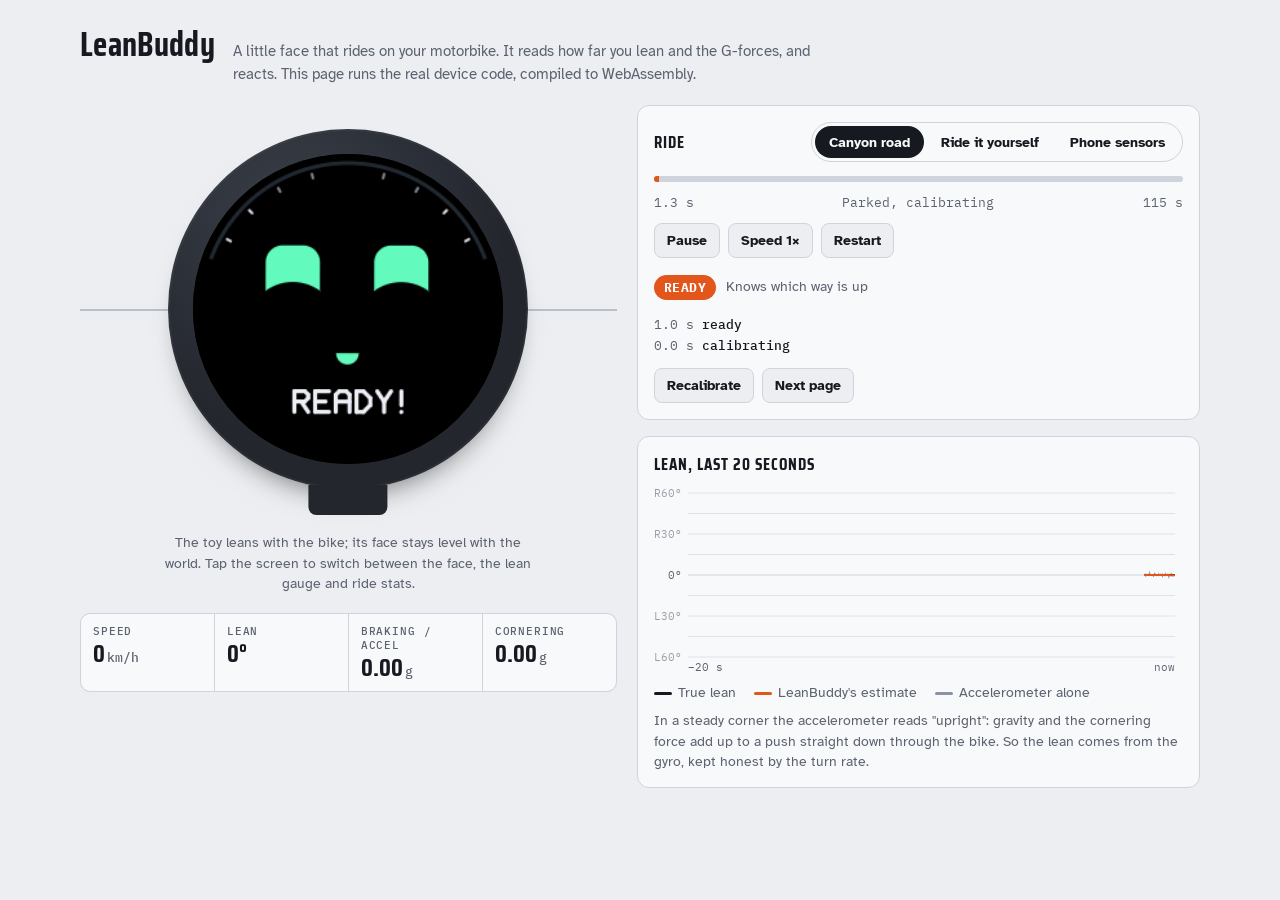
<file: leanbuddy/sim/index.html>
<!doctype html>
<html lang="en">
<head>
<meta charset="utf-8">
<meta name="viewport" content="width=device-width, initial-scale=1, viewport-fit=cover">
<title>LeanBuddy Simulator</title>
<meta name="claude:viewport-fit-sides" content="cover">
<link rel="preconnect" href="https://fonts.googleapis.com">
<link rel="preconnect" href="https://fonts.gstatic.com" crossorigin>
<link rel="stylesheet" href="https://fonts.googleapis.com/css2?family=Saira+Condensed:wght@500;700&family=Atkinson+Hyperlegible:wght@400;700&family=IBM+Plex+Mono:wght@400;500&display=swap">
<style>
/* Layout: a workbench. The toy sits on the left, leaning with the bike while its face
   stays level; controls and the telemetry trace sit on the right. */
:root {
  --bg: #eceef1;          /* garage-floor concrete */
  --panel: #f8f9fa;
  --ink: #16191f;
  --muted: #5b6270;
  --line: #cfd4dc;
  --accent: #e2551b;      /* knee-slider orange */
  --truth: #16191f;
  --estimate: #e2551b;
  --naive: #8a93a3;
  --bezel: #23262d;
  --bezel-hi: #3a3f49;
  --horizon: #b8c0cc;
  --display: "Saira Condensed", "Arial Narrow", system-ui, sans-serif;
  --body: "Atkinson Hyperlegible", system-ui, -apple-system, "Segoe UI", sans-serif;
  --mono: "IBM Plex Mono", ui-monospace, "SFMono-Regular", Menlo, monospace;
}
@media (prefers-color-scheme: dark) {
  :root:not([data-theme="light"]) {
    --bg: #111318; --panel: #181b22; --ink: #e8ebf0; --muted: #98a0ae; --line: #2a2f39;
    --accent: #ff7a3d; --truth: #e8ebf0; --estimate: #ff7a3d; --naive: #6c7586;
    --bezel: #2b2f38; --bezel-hi: #454b57; --horizon: #3a414d; color-scheme: dark;
  }
}
:root[data-theme="dark"] {
  --bg: #111318; --panel: #181b22; --ink: #e8ebf0; --muted: #98a0ae; --line: #2a2f39;
  --accent: #ff7a3d; --truth: #e8ebf0; --estimate: #ff7a3d; --naive: #6c7586;
  --bezel: #2b2f38; --bezel-hi: #454b57; --horizon: #3a414d; color-scheme: dark;
}
* { box-sizing: border-box; }
[hidden] { display: none !important; }
.stack { display: grid; gap: 12px; min-width: 0; }
body {
  background: var(--bg); color: var(--ink); font-family: var(--body); font-size: 15px; line-height: 1.5;
  padding-left: max(16px, env(safe-area-inset-left, 0px));
  padding-right: max(16px, env(safe-area-inset-right, 0px));
  padding-block: 20px 40px;
}
.wrap { max-width: 1120px; margin: 0 auto; display: grid; gap: 20px; }
header { display: flex; flex-wrap: wrap; align-items: baseline; gap: 6px 18px; }
h1 { font-family: var(--display); font-weight: 700; font-size: 2.1rem; letter-spacing: .01em; margin: 0; line-height: 1; text-wrap: balance; }
header p { margin: 0; color: var(--muted); max-width: 62ch; }
.main { display: grid; grid-template-columns: minmax(0, 1fr) minmax(0, 1.05fr); gap: 20px; align-items: start; }
@media (max-width: 860px) { .main { grid-template-columns: minmax(0, 1fr); } }

/* the toy */
.stage { position: relative; display: grid; justify-items: center; padding: 24px 0 18px; min-width: 0; overflow: hidden; }
.device-wrap { position: relative; width: min(68vw, 360px); max-width: 100%; aspect-ratio: 1; margin-bottom: 26px; }
.horizon { position: absolute; left: -200px; right: -200px; top: 50%; height: 2px; background: var(--horizon); }
.horizon span { position: absolute; right: 200px; top: 6px; font: 500 11px var(--mono); color: var(--muted); letter-spacing: .08em; text-transform: uppercase; }
.device { position: absolute; inset: 0; will-change: transform; }
.device .bezel { position: absolute; inset: 0; border-radius: 50%;
  background: radial-gradient(circle at 35% 25%, var(--bezel-hi), var(--bezel) 60%);
  box-shadow: 0 18px 30px -18px rgba(0,0,0,.6), inset 0 0 0 2px rgba(255,255,255,.04); }
.device canvas { position: absolute; inset: 7%; width: 86%; height: 86%; border-radius: 50%; background: #000; cursor: pointer; }
.device .mount { position: absolute; left: 50%; bottom: -26px; width: 22%; height: 30px; transform: translateX(-50%);
  background: var(--bezel); border-radius: 0 0 8px 8px; }
.stage-caption { margin: 18px 0 0; color: var(--muted); font-size: .86rem; text-align: center; max-width: 42ch; }
.readouts { display: grid; grid-template-columns: repeat(4, minmax(0, 1fr)); gap: 1px; background: var(--line); border: 1px solid var(--line); border-radius: 10px; overflow: hidden; width: 100%; margin-top: 18px; }
.readouts div { background: var(--panel); padding: 10px 12px; min-width: 0; }
.readouts dt { font: 500 10.5px var(--mono); letter-spacing: .08em; text-transform: uppercase; color: var(--muted); }
.readouts dd { margin: 2px 0 0; font: 700 1.55rem/1.1 var(--display); font-variant-numeric: tabular-nums; white-space: nowrap; }
.readouts dd small { font: 500 .8rem var(--mono); color: var(--muted); margin-left: 2px; }
@media (max-width: 460px) { .readouts { grid-template-columns: repeat(2, minmax(0, 1fr)); } }

/* controls */
.panel { background: var(--panel); border: 1px solid var(--line); border-radius: 12px; padding: 16px; display: grid; gap: 14px; min-width: 0; }
.panel h2 { font: 700 1.05rem var(--display); letter-spacing: .06em; text-transform: uppercase; margin: 0; }
.seg { display: inline-flex; border: 1px solid var(--line); border-radius: 999px; padding: 3px; gap: 3px; flex-wrap: wrap; }
.seg button { border: 0; background: transparent; color: var(--ink); font: 700 .9rem var(--body); padding: 7px 14px; border-radius: 999px; cursor: pointer; }
.seg button[aria-pressed="true"] { background: var(--ink); color: var(--panel); }
.row { display: flex; flex-wrap: wrap; gap: 8px; align-items: center; }
.btn { border: 1px solid var(--line); background: var(--bg); color: var(--ink); font: 700 .88rem var(--body); padding: 8px 12px; border-radius: 8px; cursor: pointer; touch-action: manipulation; user-select: none; }
.btn:active, .btn.held { background: var(--accent); border-color: var(--accent); color: #fff; }
button:focus-visible, input:focus-visible { outline: 2px solid var(--accent); outline-offset: 2px; }
.progress { height: 6px; border-radius: 3px; background: var(--line); overflow: hidden; }
.progress i { display: block; height: 100%; width: 0; background: var(--accent); }
.meta { display: flex; justify-content: space-between; gap: 10px; font: 400 .8rem var(--mono); color: var(--muted); font-variant-numeric: tabular-nums; }
label.slider { display: grid; grid-template-columns: 76px minmax(0, 1fr) 54px; align-items: center; gap: 10px; font-size: .9rem; }
label.slider output { font: 500 .85rem var(--mono); text-align: right; font-variant-numeric: tabular-nums; }
input[type=range] { width: 100%; accent-color: var(--accent); }
.keys { font: 400 .8rem var(--mono); color: var(--muted); }
kbd { font: 500 .78rem var(--mono); border: 1px solid var(--line); border-bottom-width: 2px; border-radius: 4px; padding: 0 5px; background: var(--bg); color: var(--ink); }
.note { font-size: .85rem; color: var(--muted); margin: 0; }
.event { display: flex; align-items: center; gap: 10px; min-height: 30px; }
.chip { font: 700 .82rem var(--mono); letter-spacing: .04em; text-transform: uppercase; padding: 4px 10px; border-radius: 999px; background: var(--accent); color: #fff; }
.chip.quiet { background: var(--line); color: var(--muted); }
.log { list-style: none; margin: 0; padding: 0; display: grid; gap: 4px; font: 400 .82rem var(--mono); color: var(--muted); max-height: 9.5em; overflow: auto; }
.log b { color: var(--ink); font-weight: 500; }

/* trace */
.trace { background: var(--panel); border: 1px solid var(--line); border-radius: 12px; padding: 14px 16px; display: grid; gap: 8px; min-width: 0; }
.trace canvas { width: 100%; height: 190px; display: block; }
.legend { display: flex; flex-wrap: wrap; gap: 6px 18px; font-size: .85rem; color: var(--muted); }
.legend i { display: inline-block; width: 18px; height: 3px; vertical-align: middle; margin-right: 6px; border-radius: 2px; }
.trace h2 { font: 700 1.05rem var(--display); letter-spacing: .06em; text-transform: uppercase; margin: 0; }
.err { color: var(--accent); font-weight: 700; }
@media (prefers-reduced-motion: reduce) { .device { transition: none; } }
</style>
</head>
<body>
<div class="wrap">
  <header>
    <h1>LeanBuddy</h1>
    <p>A little face that rides on your motorbike. It reads how far you lean and the G-forces, and reacts. This page runs the real device code, compiled to WebAssembly.</p>
  </header>

  <div class="main">
    <section class="stage" aria-label="The toy">
      <div class="device-wrap">
        <div class="horizon"><span>horizon</span></div>
        <div class="device" id="device">
          <div class="bezel"></div>
          <canvas id="screen" width="240" height="240" aria-label="LeanBuddy screen: tap to change page"></canvas>
          <div class="mount"></div>
        </div>
      </div>
      <p class="stage-caption">The toy leans with the bike; its face stays level with the world. Tap the screen to switch between the face, the lean gauge and ride stats.</p>
      <dl class="readouts">
        <div><dt>Speed</dt><dd id="r-speed">0<small>km/h</small></dd></div>
        <div><dt>Lean</dt><dd id="r-lean">0°</dd></div>
        <div><dt>Braking / Accel</dt><dd id="r-lon">0.00<small>g</small></dd></div>
        <div><dt>Cornering</dt><dd id="r-lat">0.00<small>g</small></dd></div>
      </dl>
    </section>

    <div class="stack" style="gap:16px">
      <section class="panel" aria-label="Ride">
        <div class="row" style="justify-content:space-between">
          <h2>Ride</h2>
          <div class="seg" role="group" aria-label="Mode">
            <button id="m-canyon" aria-pressed="true">Canyon road</button>
            <button id="m-manual" aria-pressed="false">Ride it yourself</button>
            <button id="m-phone" aria-pressed="false" hidden>Phone sensors</button>
          </div>
        </div>

        <div id="canyon-ui" class="stack">
          <div class="progress"><i id="prog"></i></div>
          <div class="meta"><span id="t-now">0.0 s</span><span id="t-phase">Parked, calibrating</span><span id="t-len">112 s</span></div>
          <div class="row">
            <button class="btn" id="b-pause">Pause</button>
            <button class="btn" id="b-speed">Speed 1×</button>
            <button class="btn" id="b-restart">Restart</button>
          </div>
        </div>

        <div id="manual-ui" class="stack" hidden>
          <label class="slider">Lean <input id="s-lean" type="range" min="-55" max="55" value="0" step="1"><output id="o-lean">0°</output></label>
          <label class="slider">Throttle <input id="s-thr" type="range" min="0" max="100" value="0" step="1"><output id="o-thr">0%</output></label>
          <div class="row">
            <button class="btn" id="b-brake">Brake</button>
            <button class="btn" id="b-wheelie">Wheelie</button>
            <button class="btn" id="b-bump">Pothole</button>
            <button class="btn" id="b-jump">Crest</button>
          </div>
          <p class="keys"><kbd>←</kbd> <kbd>→</kbd> lean · <kbd>↑</kbd> throttle · <kbd>↓</kbd> brake · <kbd>W</kbd> wheelie · <kbd>B</kbd> pothole · <kbd>J</kbd> crest</p>
          <p class="note">You need some speed to lean: open the throttle first.</p>
        </div>

        <div id="phone-ui" hidden>
          <p class="note" id="phone-msg">Hold the phone upright with the screen facing you, like the toy on the handlebars, then tilt it.</p>
        </div>

        <div class="event"><span class="chip quiet" id="ev">riding</span><span class="note" id="ev-desc"></span></div>
        <ul class="log" id="log" aria-label="Recent reactions"></ul>
        <div class="row"><button class="btn" id="b-cal">Recalibrate</button><button class="btn" id="b-page">Next page</button></div>
      </section>

      <section class="trace" aria-label="Lean trace">
        <h2>Lean, last 20 seconds</h2>
        <canvas id="chart" height="190"></canvas>
        <div class="legend">
          <span><i style="background:var(--truth)"></i>True lean</span>
          <span><i style="background:var(--estimate)"></i>LeanBuddy's estimate</span>
          <span><i style="background:var(--naive)"></i>Accelerometer alone</span>
          <span id="err-out"></span>
        </div>
        <p class="note">In a steady corner the accelerometer reads "upright": gravity and the cornering force add up to a push straight down through the bike. So the lean comes from the gyro, kept honest by the turn rate.</p>
      </section>
    </div>
  </div>
</div>

<script>
(() => {
  const EVENTS = ["none","corner","wheelie_done","record","wake","launch","bump","hard_brake","stoppie","wheelie","landing","airtime","tipover","calibrated","calibrating"];
  const LABEL = {
    corner: ["corner report", "Peak lean of the corner, shown once you're upright"],
    wheelie_done: ["wheelie time", "How long the front wheel was up"],
    record: ["new best!", "Deepest lean ever on that side"],
    wake: ["good morning", "Woke up when the engine started"],
    launch: ["launch", "Hard acceleration"],
    bump: ["bump", "Pothole or ridge"],
    hard_brake: ["hard braking", "Over 0.45 g of deceleration"],
    stoppie: ["stoppie", "Rear wheel up under braking"],
    wheelie: ["wheelie", "Front wheel up"],
    landing: ["landing", "Back on the ground"],
    airtime: ["airtime", "Both wheels off the ground"],
    tipover: ["uh oh", "Lying on its side"],
    calibrated: ["ready", "Knows which way is up"],
    calibrating: ["calibrating", "Hold the bike upright and still"],
  };
  const ACT = ["asleep", "stopped", "riding"];
  // one label per segment of the canyon script in core/ridesim.c
  const CANYON = [
    "Parked, calibrating", "Engine on", "Pulling away", "Cruising", "Braking", "Left, 26°", "Straight",
    "Right, 34°", "Pothole", "Straight", "Big stop", "Knee down, left", "Straight", "Knee down, right",
    "Straight", "Slowing", "Rolling", "Wheelie", "Straight", "Crest", "Sweeper left", "Sweeper right",
    "Straight", "Stopping at the lights", "Waiting", "Off again", "Stopping", "Parked: falls asleep",
  ];

  const $ = (id) => document.getElementById(id);
  const screen = $("screen"), sctx = screen.getContext("2d");
  const chart = $("chart"), cctx = chart.getContext("2d");
  let ex = null, mode = "canyon", paused = false, speed = 1, last = 0;
  const hist = [];           // [t, true, est, naive]
  let lastEv = 0, simClock = 0;
  const keys = {};
  let brakeHeld = false, wheelieHeld = false;

  async function loadWasm() {
    let bytes;
    if (window.LB_WASM_B64) {
      const s = atob(window.LB_WASM_B64);
      bytes = new Uint8Array(s.length);
      for (let i = 0; i < s.length; i++) bytes[i] = s.charCodeAt(i);
    } else {
      bytes = await (await fetch("leanbuddy.wasm")).arrayBuffer();
    }
    const { instance } = await WebAssembly.instantiate(bytes, {});
    return instance.exports;
  }

  function start(m) {
    mode = m;
    for (const [id, name] of [["m-canyon", "canyon"], ["m-manual", "manual"], ["m-phone", "phone"]])
      $(id).setAttribute("aria-pressed", String(name === m));
    $("canyon-ui").hidden = m !== "canyon";
    $("manual-ui").hidden = m !== "manual";
    $("phone-ui").hidden = m !== "phone";
    ex.sim_init(m === "canyon" ? 1 : 0, 7);
    if (m === "manual") ex.sim_engine(1);
    hist.length = 0; simClock = 0; lastEv = 0;
    $("log").innerHTML = "";
    if (m === "phone") startPhone();
  }

  // ---- manual controls ----
  function manualControls(dt) {
    const ls = $("s-lean"), ts = $("s-thr");
    if (keys.ArrowLeft) ls.value = Math.max(-55, +ls.value - 60 * dt);
    if (keys.ArrowRight) ls.value = Math.min(55, +ls.value + 60 * dt);
    if (!keys.ArrowLeft && !keys.ArrowRight && document.activeElement !== ls)
      ls.value = +ls.value * Math.pow(0.25, dt);   // the bike stands itself up when you let go
    if (keys.ArrowUp) ts.value = Math.min(100, +ts.value + 120 * dt);
    else if (document.activeElement !== ts) ts.value = Math.max(0, +ts.value - 30 * dt);
    const brake = brakeHeld || keys.ArrowDown ? 0.8 : 0;
    const wheelie = wheelieHeld || keys.w || keys.W ? 1 : 0;
    $("o-lean").textContent = Math.round(ls.value) + "°";
    $("o-thr").textContent = Math.round(ts.value) + "%";
    ex.sim_controls(+ls.value, wheelie ? 0.9 : ts.value / 100, brake, wheelie);
  }

  function hold(btn, set) {
    const on = (e) => { e.preventDefault(); set(true); btn.classList.add("held"); };
    const off = () => { set(false); btn.classList.remove("held"); };
    btn.addEventListener("pointerdown", on);
    for (const ev of ["pointerup", "pointerleave", "pointercancel"]) btn.addEventListener(ev, off);
  }

  // ---- phone sensors (works when this page is served directly, not inside a sandboxed frame) ----
  let phoneOn = false, flip = 1, ySum = 0, yN = 0, gotMotion = false;
  async function startPhone() {
    try {
      if (typeof DeviceMotionEvent !== "undefined" && DeviceMotionEvent.requestPermission) {
        const r = await DeviceMotionEvent.requestPermission();
        if (r !== "granted") throw new Error("denied");
      }
    } catch (e) {
      $("phone-msg").textContent = "Motion access was refused. Allow motion sensors for this site and try again.";
      return;
    }
    if (!phoneOn) window.addEventListener("devicemotion", onMotion);
    phoneOn = true;
    setTimeout(() => {
      if (!gotMotion) $("phone-msg").textContent = "No motion data is reaching this page. Open the simulator straight from a web server on your phone (see leanbuddy/README.md).";
    }, 2500);
  }
  function onMotion(e) {
    if (mode !== "phone") return;
    const a = e.accelerationIncludingGravity, r = e.rotationRate;
    if (!a || a.x == null || !r) return;
    gotMotion = true;
    // Some browsers report the opposite sign: held upright, "up" (y) must read +1 g.
    if (yN < 60) { ySum += a.y; yN++; flip = ySum < 0 ? -1 : 1; }
    const g = 9.80665 * flip;
    ex.sim_feed_imu(e.timeStamp / 1000, a.x / g, a.y / g, a.z / g, r.beta || 0, r.gamma || 0, r.alpha || 0);
  }

  // ---- drawing ----
  function css(name) { return getComputedStyle(document.documentElement).getPropertyValue(name).trim(); }

  function drawScreen() {
    const ptr = ex.sim_render();
    const img = new ImageData(new Uint8ClampedArray(ex.memory.buffer, ptr, 240 * 240 * 4).slice(), 240, 240);
    sctx.putImageData(img, 0, 0);
    screen.style.filter = `brightness(${Math.max(0.2, ex.sim_brightness()).toFixed(2)})`;
  }

  function drawChart() {
    const dpr = window.devicePixelRatio || 1;
    const w = chart.clientWidth, h = chart.clientHeight;
    if (chart.width !== Math.round(w * dpr)) { chart.width = Math.round(w * dpr); chart.height = Math.round(h * dpr); }
    cctx.setTransform(dpr, 0, 0, dpr, 0, 0);
    cctx.clearRect(0, 0, w, h);
    const padL = 34, padR = 8, padT = 8, padB = 18, span = 20, maxDeg = 60;
    const now = simClock;
    const x = (t) => padL + (w - padL - padR) * (1 - (now - t) / span);
    const y = (d) => padT + (h - padT - padB) * (0.5 - d / (2 * maxDeg));
    cctx.font = "11px " + css("--mono");
    cctx.fillStyle = css("--muted");
    cctx.strokeStyle = css("--line");
    cctx.lineWidth = 1;
    for (const d of [-60, -45, -30, -15, 0, 15, 30, 45, 60]) {
      cctx.globalAlpha = d === 0 ? 1 : 0.6;
      cctx.beginPath(); cctx.moveTo(padL, y(d)); cctx.lineTo(w - padR, y(d)); cctx.stroke();
      if (d % 30 === 0) { cctx.textAlign = "right"; cctx.fillText((d > 0 ? "R" : d < 0 ? "L" : "") + Math.abs(d) + "°", padL - 6, y(d) + 4); }
    }
    cctx.globalAlpha = 1;
    cctx.textAlign = "left";
    cctx.fillText("−20 s", padL, h - 4);
    cctx.textAlign = "right";
    cctx.fillText("now", w - padR, h - 4);
    const series = [[3, css("--naive"), 1.5, [4, 3]], [1, css("--truth"), 2, []], [2, css("--estimate"), 2, []]];
    if (mode === "phone") series.splice(0, 2);
    for (const [k, color, lw, dash] of series) {
      cctx.strokeStyle = color; cctx.lineWidth = lw; cctx.setLineDash(dash);
      cctx.beginPath();
      let first = true;
      for (const p of hist) {
        if (now - p[0] > span) continue;
        const px = x(p[0]), py = y(Math.max(-maxDeg, Math.min(maxDeg, p[k])));
        if (first) { cctx.moveTo(px, py); first = false; } else cctx.lineTo(px, py);
      }
      cctx.stroke();
    }
    cctx.setLineDash([]);
  }

  function phaseName() { return CANYON[ex.sim_segment()] || ""; }

  function readouts() {
    const lean = ex.sim_lean();
    $("r-speed").innerHTML = (mode === "phone" ? "—" : Math.round(ex.sim_speed_kmh())) + "<small>km/h</small>";
    $("r-lean").textContent = (lean < -0.5 ? "L " : lean > 0.5 ? "R " : "") + Math.abs(lean).toFixed(0) + "°";
    const lon = ex.sim_lon_g();
    $("r-lon").innerHTML = Math.abs(lon).toFixed(2) + `<small>g ${lon < -0.05 ? "brake" : lon > 0.05 ? "accel" : ""}</small>`;
    $("r-lat").innerHTML = Math.abs(ex.sim_lat_g()).toFixed(2) + "<small>g</small>";
    const ev = EVENTS[ex.sim_event()] || "none";
    const chip = $("ev");
    if (ev === "none") { chip.textContent = ACT[ex.sim_activity()]; chip.classList.add("quiet"); $("ev-desc").textContent = ""; }
    else { chip.textContent = LABEL[ev][0]; chip.classList.remove("quiet"); $("ev-desc").textContent = LABEL[ev][1]; }
    const evi = ex.sim_event();
    if (evi !== lastEv && evi !== 0) {
      const li = document.createElement("li");
      li.innerHTML = `${simClock.toFixed(1).padStart(6, " ")} s  <b>${LABEL[ev][0]}</b>`;
      $("log").prepend(li);
      while ($("log").children.length > 30) $("log").lastChild.remove();
    }
    lastEv = evi;
    if (mode === "canyon") {
      const len = ex.sim_script_length(), t = ex.sim_time() % len;
      $("prog").style.width = (100 * t / len).toFixed(1) + "%";
      $("t-now").textContent = t.toFixed(1) + " s";
      $("t-len").textContent = Math.round(len) + " s";
      $("t-phase").textContent = phaseName();
    }
    if (mode !== "phone" && hist.length > 20) {
      let se = 0, n = 0;
      for (const p of hist) if (Math.abs(p[1]) > 0.5 || Math.abs(p[2]) > 0.5) { se += (p[2] - p[1]) ** 2; n++; }
      $("err-out").innerHTML = n ? `Estimate error <span class="err">${Math.sqrt(se / n).toFixed(1)}° RMS</span>` : "";
    } else $("err-out").textContent = "";
  }

  function frame(ts) {
    const dt = last ? Math.min(0.1, (ts - last) / 1000) : 1 / 60;
    last = ts;
    if (!paused) {
      if (mode === "manual") manualControls(dt);
      const sdt = dt * speed;
      // step in chunks the core accepts
      for (let left = sdt; left > 1e-6; left -= 0.1) ex.sim_step(Math.min(0.1, left));
      simClock += sdt;
      hist.push([simClock, ex.sim_true_lean(), ex.sim_lean(), ex.sim_accel_only_lean()]);
      while (hist.length && simClock - hist[0][0] > 21) hist.shift();
    }
    // the toy leans with the bike
    const tilt = mode === "phone" ? 0 : ex.sim_true_lean();
    $("device").style.transform = `rotate(${tilt.toFixed(2)}deg)`;
    drawScreen();
    drawChart();
    readouts();
    requestAnimationFrame(frame);
  }

  async function boot() {
    try { ex = await loadWasm(); }
    catch (e) {
      $("t-phase").textContent = "Could not load leanbuddy.wasm. Serve this folder (python3 -m http.server) or run make wasm.";
      return;
    }
    if (typeof DeviceMotionEvent !== "undefined" && window.self === window.top) $("m-phone").hidden = false;
    $("m-canyon").onclick = () => start("canyon");
    $("m-manual").onclick = () => start("manual");
    $("m-phone").onclick = () => start("phone");
    $("b-pause").onclick = () => { paused = !paused; $("b-pause").textContent = paused ? "Play" : "Pause"; };
    $("b-speed").onclick = () => { speed = speed === 1 ? 2 : speed === 2 ? 4 : 1; $("b-speed").textContent = `Speed ${speed}×`; };
    $("b-restart").onclick = () => start("canyon");
    $("b-cal").onclick = () => ex.sim_calibrate();
    $("b-page").onclick = () => ex.sim_tap();
    screen.addEventListener("click", () => ex.sim_tap());
    $("b-bump").onclick = () => ex.sim_bump();
    $("b-jump").onclick = () => ex.sim_jump();
    hold($("b-brake"), (v) => (brakeHeld = v));
    hold($("b-wheelie"), (v) => (wheelieHeld = v));
    window.addEventListener("keydown", (e) => {
      if (mode !== "manual") return;
      if (["ArrowLeft", "ArrowRight", "ArrowUp", "ArrowDown", " "].includes(e.key)) e.preventDefault();
      keys[e.key] = true;
      if (e.key === "b" || e.key === "B") ex.sim_bump();
      if (e.key === "j" || e.key === "J") ex.sim_jump();
    });
    window.addEventListener("keyup", (e) => { keys[e.key] = false; });
    start("canyon");
    requestAnimationFrame(frame);
  }
  boot();
})();
</script>
</body>
</html>
</file>
